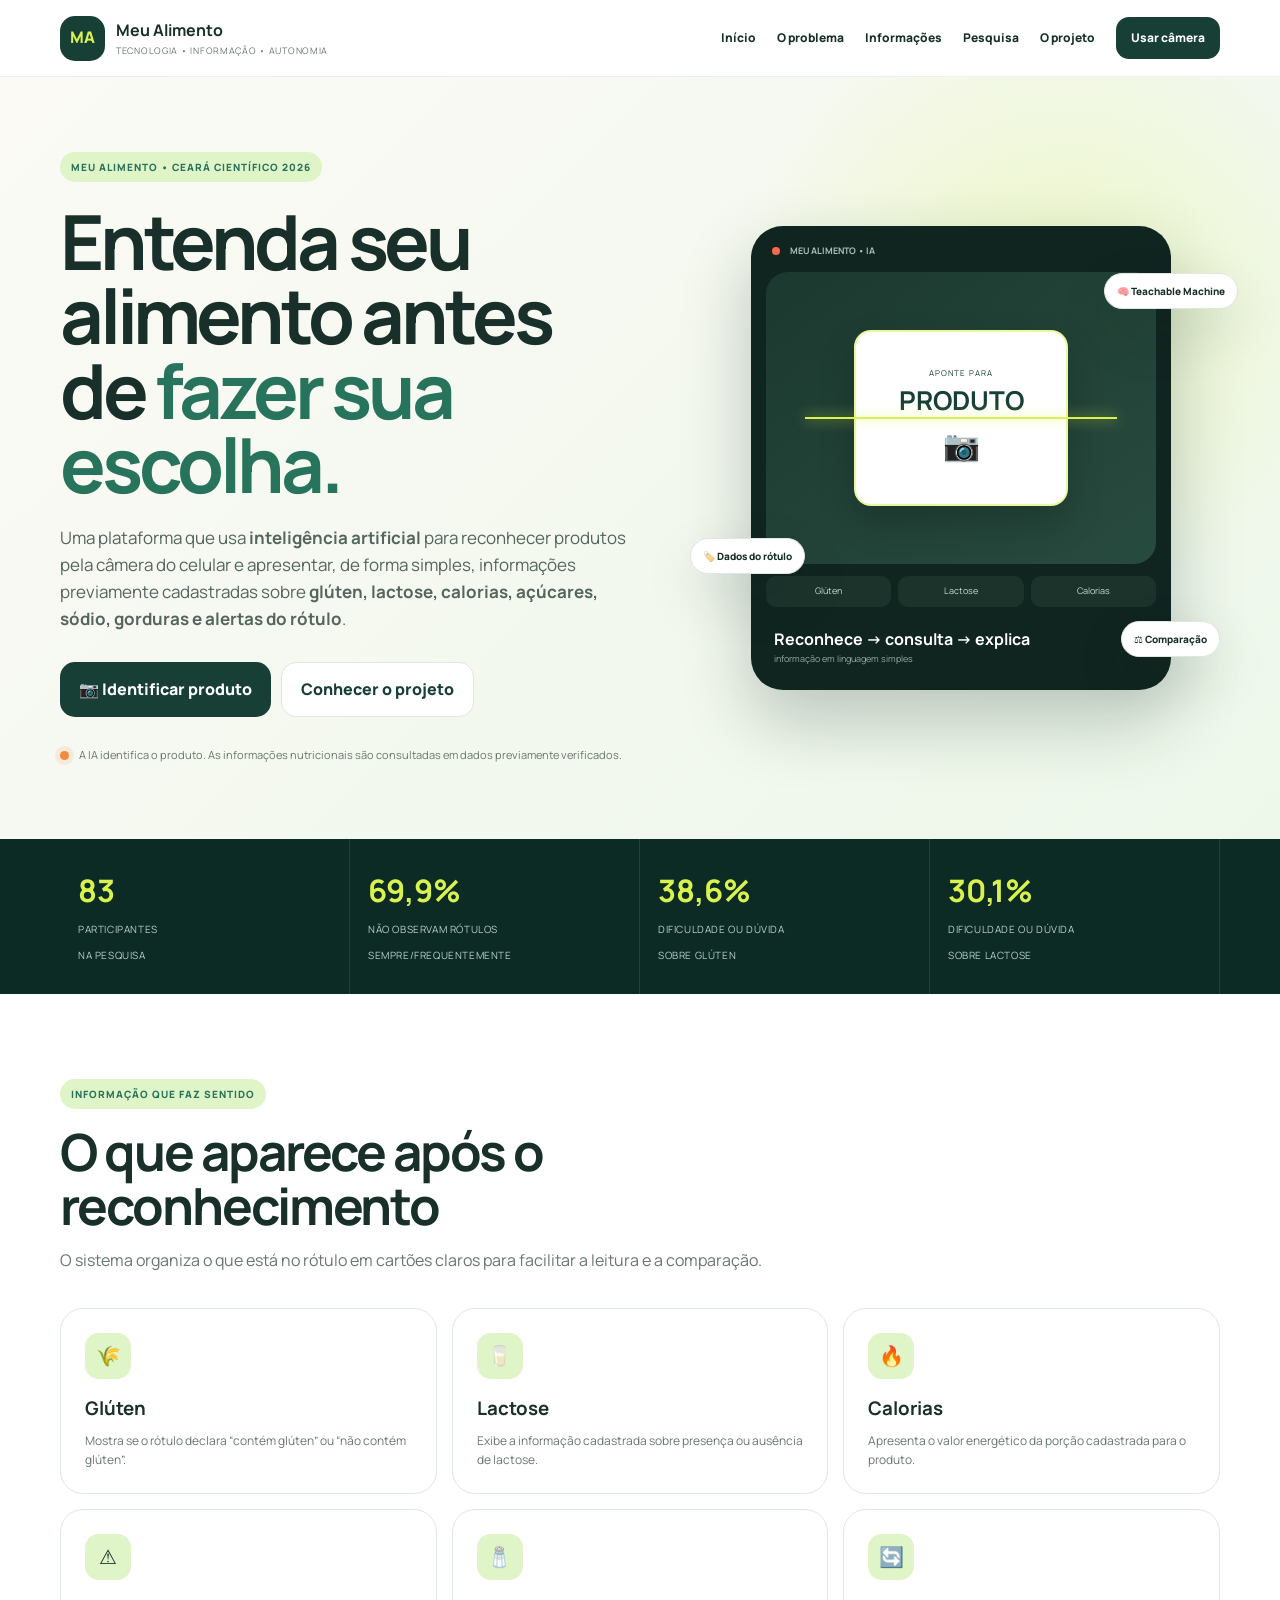
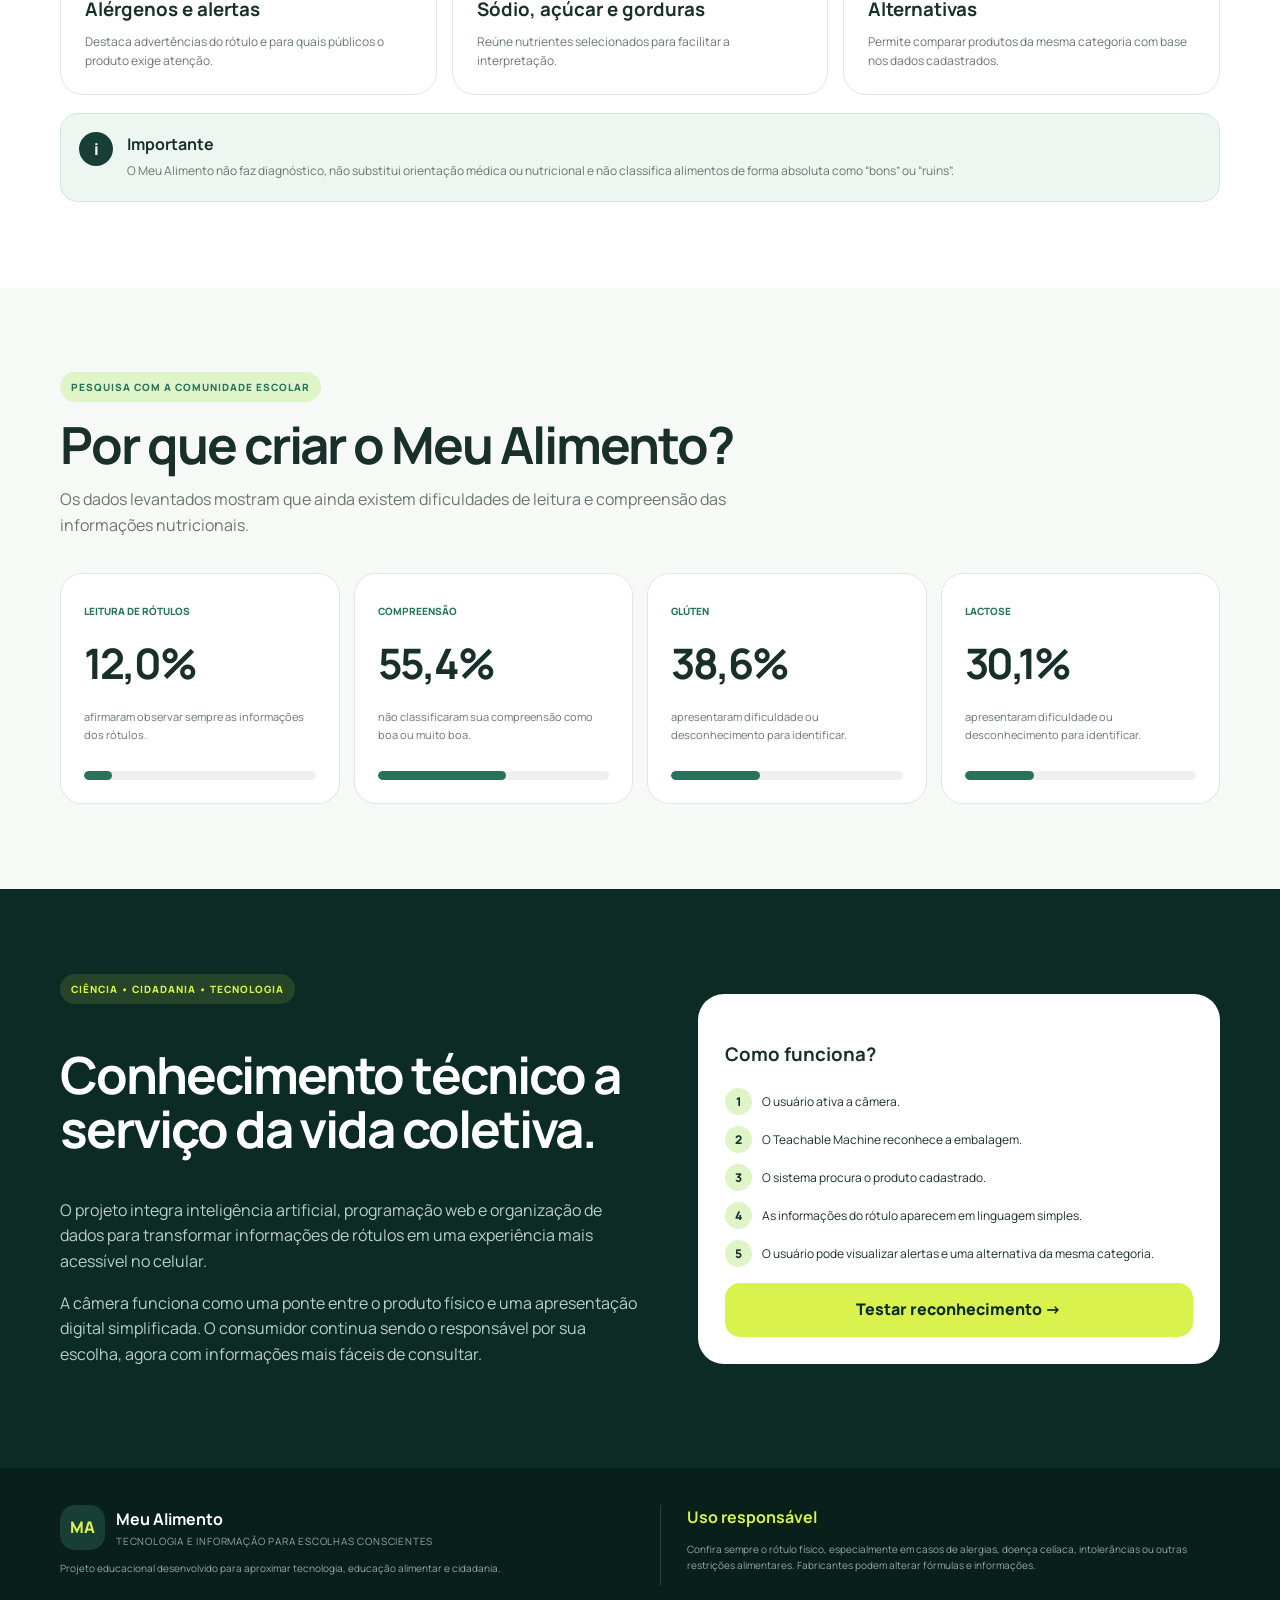
<file: index.html>
<!doctype html>
<html lang="pt-BR">
<head>
  <meta charset="utf-8">
  <meta name="viewport" content="width=device-width, initial-scale=1">
  <meta name="theme-color" content="#173f35">
  <meta name="description" content="Meu Alimento — tecnologia e informação para escolhas conscientes.">
  <title>Meu Alimento | Escolhas conscientes</title>
  <link rel="preconnect" href="https://fonts.googleapis.com">
  <link rel="preconnect" href="https://fonts.gstatic.com" crossorigin>
  <link href="https://fonts.googleapis.com/css2?family=Manrope:wght@400;500;600;700;800&display=swap" rel="stylesheet">
  <link rel="stylesheet" href="assets/css/style.css">
</head>
<body>
<header class="site-header">
  <div class="container nav-wrap">
    <a class="brand" href="#inicio"><span class="brand-mark">MA</span><span><strong>Meu Alimento</strong><small>tecnologia • informação • autonomia</small></span></a>
    <button class="menu-btn" aria-label="Abrir menu" aria-expanded="false">☰</button>
    <nav class="nav-links">
      <a href="#inicio">Início</a><a href="#problema">O problema</a><a href="#informacoes">Informações</a><a href="#pesquisa">Pesquisa</a><a href="#projeto">O projeto</a><a class="nav-cta" href="ia.html">Usar câmera</a>
    </nav>
  </div>
</header>
<main>
<section class="hero" id="inicio">
  <div class="container hero-grid">
    <div class="hero-copy reveal">
      <span class="eyebrow">Meu Alimento • Ceará Científico 2026</span>
      <h1>Entenda seu alimento antes de <span>fazer sua escolha.</span></h1>
      <p>Uma plataforma que usa <strong>inteligência artificial</strong> para reconhecer produtos pela câmera do celular e apresentar, de forma simples, informações previamente cadastradas sobre <strong>glúten, lactose, calorias, açúcares, sódio, gorduras e alertas do rótulo</strong>.</p>
      <div class="hero-actions"><a class="btn btn-primary" href="ia.html">📷 Identificar produto</a><a class="btn btn-ghost" href="#projeto">Conhecer o projeto</a></div>
      <div class="trust-note"><span class="pulse-dot"></span><span>A IA identifica o produto. As informações nutricionais são consultadas em dados previamente verificados.</span></div>
    </div>
    <div class="hero-visual reveal">
      <div class="phone-card">
        <div class="phone-top"><span></span><b>MEU ALIMENTO • IA</b></div>
        <div class="food-scan"><div class="scan-line"></div><div class="package-box"><small>APONTE PARA</small><strong>PRODUTO</strong><span>📷</span></div></div>
        <div class="quick-tags"><span>Glúten</span><span>Lactose</span><span>Calorias</span></div>
        <div class="phone-result"><b>Reconhece → consulta → explica</b><small>informação em linguagem simples</small></div>
      </div>
      <span class="float-chip chip1">🧠 Teachable Machine</span><span class="float-chip chip2">🏷️ Dados do rótulo</span><span class="float-chip chip3">⚖️ Comparação</span>
    </div>
  </div>
</section>
<section class="stats-band" id="problema"><div class="container stats-grid"><div><strong>83</strong><span>participantes<br>na pesquisa</span></div><div><strong>69,9%</strong><span>não observam rótulos<br>sempre/frequentemente</span></div><div><strong>38,6%</strong><span>dificuldade ou dúvida<br>sobre glúten</span></div><div><strong>30,1%</strong><span>dificuldade ou dúvida<br>sobre lactose</span></div></div></section>
<section class="section" id="informacoes"><div class="container"><div class="section-heading reveal"><span class="eyebrow">Informação que faz sentido</span><h2>O que aparece após o reconhecimento</h2><p>O sistema organiza o que está no rótulo em cartões claros para facilitar a leitura e a comparação.</p></div>
<div class="feature-grid">
<article class="feature-card reveal"><div class="icon-circle">🌾</div><h3>Glúten</h3><p>Mostra se o rótulo declara “contém glúten” ou “não contém glúten”.</p></article>
<article class="feature-card reveal"><div class="icon-circle">🥛</div><h3>Lactose</h3><p>Exibe a informação cadastrada sobre presença ou ausência de lactose.</p></article>
<article class="feature-card reveal"><div class="icon-circle">🔥</div><h3>Calorias</h3><p>Apresenta o valor energético da porção cadastrada para o produto.</p></article>
<article class="feature-card reveal"><div class="icon-circle">⚠️</div><h3>Alérgenos e alertas</h3><p>Destaca advertências do rótulo e para quais públicos o produto exige atenção.</p></article>
<article class="feature-card reveal"><div class="icon-circle">🧂</div><h3>Sódio, açúcar e gorduras</h3><p>Reúne nutrientes selecionados para facilitar a interpretação.</p></article>
<article class="feature-card reveal"><div class="icon-circle">🔄</div><h3>Alternativas</h3><p>Permite comparar produtos da mesma categoria com base nos dados cadastrados.</p></article>
</div>
<div class="info-banner reveal"><div class="info-banner-icon">i</div><div><strong>Importante</strong><p>O Meu Alimento não faz diagnóstico, não substitui orientação médica ou nutricional e não classifica alimentos de forma absoluta como “bons” ou “ruins”.</p></div></div>
</div></section>
<section class="section section-soft" id="pesquisa"><div class="container"><div class="section-heading reveal"><span class="eyebrow">Pesquisa com a comunidade escolar</span><h2>Por que criar o Meu Alimento?</h2><p>Os dados levantados mostram que ainda existem dificuldades de leitura e compreensão das informações nutricionais.</p></div>
<div class="research-grid"><article class="research-card reveal"><span>Leitura de rótulos</span><strong>12,0%</strong><p>afirmaram observar sempre as informações dos rótulos.</p><div class="meter"><i style="width:12%"></i></div></article><article class="research-card reveal"><span>Compreensão</span><strong>55,4%</strong><p>não classificaram sua compreensão como boa ou muito boa.</p><div class="meter"><i style="width:55.4%"></i></div></article><article class="research-card reveal"><span>Glúten</span><strong>38,6%</strong><p>apresentaram dificuldade ou desconhecimento para identificar.</p><div class="meter"><i style="width:38.6%"></i></div></article><article class="research-card reveal"><span>Lactose</span><strong>30,1%</strong><p>apresentaram dificuldade ou desconhecimento para identificar.</p><div class="meter"><i style="width:30.1%"></i></div></article></div>
</div></section>
<section class="section project-section" id="projeto"><div class="container project-grid"><div class="project-copy reveal"><span class="eyebrow light">Ciência • Cidadania • Tecnologia</span><h2>Conhecimento técnico a serviço da vida coletiva.</h2><p>O projeto integra inteligência artificial, programação web e organização de dados para transformar informações de rótulos em uma experiência mais acessível no celular.</p><p>A câmera funciona como uma ponte entre o produto físico e uma apresentação digital simplificada. O consumidor continua sendo o responsável por sua escolha, agora com informações mais fáceis de consultar.</p></div><div class="project-panel reveal"><h3>Como funciona?</h3><ul class="check-list"><li><span>1</span>O usuário ativa a câmera.</li><li><span>2</span>O Teachable Machine reconhece a embalagem.</li><li><span>3</span>O sistema procura o produto cadastrado.</li><li><span>4</span>As informações do rótulo aparecem em linguagem simples.</li><li><span>5</span>O usuário pode visualizar alertas e uma alternativa da mesma categoria.</li></ul><a class="btn btn-light btn-full" href="ia.html">Testar reconhecimento →</a></div></div></section>
</main>
<footer><div class="container footer-grid"><div class="footer-brand"><div class="brand"><span class="brand-mark">MA</span><span><strong>Meu Alimento</strong><small>tecnologia e informação para escolhas conscientes</small></span></div><p>Projeto educacional desenvolvido para aproximar tecnologia, educação alimentar e cidadania.</p></div><div class="footer-warning"><strong>Uso responsável</strong><p>Confira sempre o rótulo físico, especialmente em casos de alergias, doença celíaca, intolerâncias ou outras restrições alimentares. Fabricantes podem alterar fórmulas e informações.</p></div></div></footer>
<script src="assets/js/site.js"></script>
</body></html>
</file>
<file: assets/css/style.css>
:root{--green950:#0c2b24;--green900:#173f35;--green700:#28735c;--mint:#dff4c7;--lime:#d9f24d;--cream:#f7f5ec;--orange:#f28a42;--white:#fff;--ink:#183029;--muted:#68776f;--line:#dfe7e2;--shadow:0 22px 55px rgba(12,43,36,.12)}*{box-sizing:border-box}html{scroll-behavior:smooth}body{margin:0;font-family:Manrope,system-ui,sans-serif;color:var(--ink);line-height:1.6;background:#fff}a{text-decoration:none;color:inherit}button{font:inherit}.container{width:min(1160px,calc(100% - 36px));margin:auto}.site-header{position:sticky;top:0;z-index:50;background:rgba(255,255,255,.92);backdrop-filter:blur(15px);border-bottom:1px solid #edf1ee}.nav-wrap{min-height:76px;display:flex;align-items:center;justify-content:space-between;gap:22px}.brand{display:flex;align-items:center;gap:11px}.brand-mark{width:45px;height:45px;border-radius:15px;display:grid;place-items:center;background:var(--green900);color:var(--lime);font-weight:800}.brand strong,.brand small{display:block}.brand small{font-size:9px;text-transform:uppercase;letter-spacing:.08em;color:var(--muted)}.nav-links{display:flex;align-items:center;gap:21px;font-size:12px;font-weight:800}.nav-cta{background:var(--green900);color:#fff;padding:11px 15px;border-radius:13px;font-size:12px;font-weight:800}.menu-btn{display:none;border:0;background:transparent;font-size:25px}.hero{overflow:hidden;background:radial-gradient(circle at 82% 30%,rgba(217,242,77,.25),transparent 26%),linear-gradient(135deg,#fbfaf5,#edf7ea);padding:75px 0}.hero-grid{display:grid;grid-template-columns:1.05fr .95fr;gap:70px;align-items:center;min-height:570px}.eyebrow{display:inline-block;background:var(--mint);color:var(--green700);padding:7px 11px;border-radius:999px;text-transform:uppercase;letter-spacing:.1em;font-size:10px;font-weight:800}.eyebrow.light{background:rgba(217,242,77,.12);color:var(--lime)}h1{font-size:clamp(46px,6vw,76px);line-height:.98;letter-spacing:-.055em;margin:22px 0}h1 span{color:var(--green700)}.hero p,.scanner-intro p{font-size:17px;color:#53655e}.hero-actions{display:flex;flex-wrap:wrap;gap:10px;margin:29px 0}.btn{display:inline-flex;justify-content:center;align-items:center;border:0;border-radius:15px;padding:14px 19px;font-weight:800;cursor:pointer}.btn-primary{background:var(--green900);color:#fff}.btn-ghost{background:#fff;border:1px solid var(--line);color:var(--green900)}.btn-light{background:var(--lime);color:var(--green950)}.btn-full{width:100%}.hidden{display:none!important}.trust-note{display:flex;gap:10px;align-items:flex-start;font-size:11px;color:var(--muted);max-width:590px}.pulse-dot{width:9px;height:9px;border-radius:50%;background:var(--orange);margin-top:5px;box-shadow:0 0 0 5px rgba(242,138,66,.13)}.hero-visual{position:relative}.phone-card{width:min(420px,100%);margin:auto;background:#10251f;border-radius:32px;padding:15px;box-shadow:0 30px 70px rgba(10,35,29,.24);color:#fff}.phone-top{display:flex;align-items:center;gap:10px;font-size:9px;padding:3px 6px 13px;color:#acc0b9}.phone-top span{width:8px;height:8px;border-radius:50%;background:#ff684f}.food-scan{aspect-ratio:4/3;border-radius:22px;background:linear-gradient(145deg,#1c392f,#284b3f);position:relative;display:grid;place-items:center;overflow:hidden}.package-box{width:55%;height:60%;border:2px solid rgba(217,242,77,.55);border-radius:17px;display:flex;flex-direction:column;align-items:center;justify-content:center;background:#fff;color:var(--green900);box-shadow:0 16px 36px rgba(0,0,0,.2)}.package-box small{font-size:8px;letter-spacing:.12em}.package-box strong{font-size:26px}.package-box span{font-size:30px}.scan-line{position:absolute;left:10%;right:10%;height:2px;background:var(--lime);box-shadow:0 0 13px var(--lime);animation:scan 2.2s infinite linear}@keyframes scan{0%{top:18%}50%{top:82%}100%{top:18%}}.quick-tags{display:flex;gap:7px;margin:12px 0}.quick-tags span{flex:1;text-align:center;background:#1c332c;border-radius:10px;padding:8px 3px;font-size:9px;color:#c7d8d2}.phone-result{padding:8px}.phone-result b,.phone-result small{display:block}.phone-result small{color:#95aaa3;font-size:9px}.float-chip{position:absolute;background:#fff;border:1px solid var(--line);box-shadow:var(--shadow);padding:9px 12px;border-radius:999px;font-size:10px;font-weight:800}.chip1{right:-18px;top:10%}.chip2{left:-12px;bottom:25%}.chip3{right:0;bottom:7%}.stats-band{background:var(--green950);color:#fff}.stats-grid{display:grid;grid-template-columns:repeat(4,1fr)}.stats-grid div{padding:27px 18px;border-right:1px solid rgba(255,255,255,.1)}.stats-grid strong{font-size:31px;display:block;color:var(--lime)}.stats-grid span{font-size:10px;color:#bad0c9;text-transform:uppercase;letter-spacing:.06em}.section{padding:85px 0}.section-soft{background:#f7f9f6}.section-heading{max-width:760px;margin-bottom:34px}.section-heading h2{font-size:clamp(34px,4vw,52px);line-height:1.06;letter-spacing:-.04em;margin:15px 0}.section-heading p{color:var(--muted)}.feature-grid{display:grid;grid-template-columns:repeat(3,1fr);gap:15px}.feature-card{border:1px solid var(--line);border-radius:23px;padding:24px;background:#fff}.icon-circle{width:46px;height:46px;border-radius:14px;background:var(--mint);display:grid;place-items:center;font-size:20px}.feature-card h3{margin:15px 0 7px}.feature-card p{font-size:12px;color:var(--muted);margin:0}.info-banner{display:flex;gap:14px;background:#edf6f1;border:1px solid #d1e5db;padding:18px;border-radius:18px;margin-top:18px}.info-banner-icon{flex:0 0 34px;width:34px;height:34px;border-radius:50%;background:var(--green900);color:#fff;display:grid;place-items:center;font-weight:800}.info-banner p{font-size:12px;color:var(--muted);margin:3px 0}.research-grid{display:grid;grid-template-columns:repeat(4,1fr);gap:14px}.research-card{background:#fff;border:1px solid var(--line);border-radius:22px;padding:23px}.research-card>span{font-size:10px;text-transform:uppercase;font-weight:800;color:var(--green700)}.research-card>strong{display:block;font-size:42px;letter-spacing:-.05em;margin:8px 0}.research-card p{font-size:11px;color:var(--muted);min-height:52px}.meter{height:9px;background:#edf0ee;border-radius:99px;overflow:hidden}.meter i{height:100%;display:block;background:var(--green700);border-radius:99px}.project-section{background:var(--green950);color:#fff}.project-grid{display:grid;grid-template-columns:1.05fr .95fr;gap:60px;align-items:center}.project-copy h2{font-size:clamp(36px,4vw,54px);line-height:1.06;letter-spacing:-.04em}.project-copy p{color:#b9cec7}.project-panel{background:#fff;color:var(--ink);padding:27px;border-radius:26px}.check-list{padding:0;list-style:none;display:grid;gap:11px}.check-list li{display:flex;gap:10px;align-items:center;font-size:12px}.check-list span{width:27px;height:27px;display:grid;place-items:center;border-radius:50%;background:var(--mint);font-weight:800}footer{background:#091f1a;color:#fff;padding:37px 0}.footer-grid{display:grid;grid-template-columns:1fr 1fr;gap:40px}.footer-brand small,footer p{color:#94aba3;font-size:10px}.footer-warning{border-left:1px solid rgba(255,255,255,.14);padding-left:26px}.footer-warning strong{color:var(--lime)}.reveal{opacity:0;transform:translateY(12px);transition:.55s}.reveal.visible{opacity:1;transform:none}
/* Scanner */.scanner-page{background:#f7f8f4}.scanner-hero{padding:60px 0 38px;background:radial-gradient(circle at 85% 20%,rgba(217,242,77,.22),transparent 25%),linear-gradient(#fff,#f4f7f1)}.scanner-layout{display:grid;grid-template-columns:.9fr 1.1fr;gap:58px;align-items:center}.scanner-intro h1{font-size:clamp(44px,5vw,66px)}.scanner-intro h1 span{color:var(--green700)}.steps-compact{display:grid;grid-template-columns:repeat(3,1fr);gap:9px;margin:27px 0}.steps-compact div{display:flex;gap:8px;align-items:center;background:#fff;border:1px solid var(--line);border-radius:14px;padding:11px}.steps-compact span{width:29px;height:29px;border-radius:9px;background:var(--mint);display:grid;place-items:center;font-weight:800}.steps-compact p{font-size:9px;margin:0;line-height:1.3}.privacy-note{display:flex;gap:10px;background:#edf7f3;border-radius:15px;padding:14px;font-size:10px;color:var(--muted)}.camera-shell{background:#0b1714;color:#fff;border-radius:29px;padding:15px;box-shadow:0 28px 60px rgba(12,37,31,.25)}.camera-head{display:flex;justify-content:space-between;align-items:center;padding:4px 4px 13px;font-size:9px}.camera-head>div{display:flex;align-items:center;gap:7px}.live-dot{width:8px;height:8px;border-radius:50%;background:#789088}.live-dot.on{background:#ff684f;box-shadow:0 0 0 5px rgba(255,104,79,.12)}.model-badge{background:#192b25;padding:6px 9px;border-radius:999px;color:#b6c9c2}.camera-stage{position:relative;aspect-ratio:4/3;background:#13251f;border-radius:20px;overflow:hidden}#camera{display:none;width:100%;height:100%;object-fit:cover}.camera-placeholder{position:absolute;inset:0;display:flex;flex-direction:column;align-items:center;justify-content:center;text-align:center;padding:30px;color:#b7c8c2}.camera-placeholder-icon{font-size:40px}.camera-placeholder span{font-size:9px}.focus-frame{position:absolute;inset:12%;pointer-events:none}.focus-frame i{position:absolute;width:35px;height:35px;border-color:var(--lime);border-style:solid}.focus-frame i:nth-child(1){top:0;left:0;border-width:3px 0 0 3px}.focus-frame i:nth-child(2){top:0;right:0;border-width:3px 3px 0 0}.focus-frame i:nth-child(3){bottom:0;left:0;border-width:0 0 3px 3px}.focus-frame i:nth-child(4){bottom:0;right:0;border-width:0 3px 3px 0}.scan-sweep{display:none;position:absolute;left:10%;right:10%;height:2px;background:var(--lime);box-shadow:0 0 13px var(--lime);animation:scan 2.2s infinite}.scan-sweep.on{display:block}.camera-actions{display:flex;gap:9px;padding-top:13px}.camera-shell .btn-ghost{background:#183029;color:#fff;border-color:#29443b}.confidence-wrap{padding:14px 4px 4px}.confidence-label{display:flex;justify-content:space-between;font-size:9px;color:#a9bbb5}.confidence-bar{height:8px;background:#1d302a;border-radius:99px;overflow:hidden;margin:7px 0}.confidence-bar span{display:block;width:0;height:100%;background:var(--lime)}.confidence-wrap small{font-size:9px;color:#829890}.result-section{padding:24px 0 70px}.product-result{display:grid;grid-template-columns:310px 1fr;gap:28px;background:#fff;border:1px solid var(--line);border-radius:27px;padding:19px;box-shadow:0 16px 40px rgba(12,43,36,.06)}.product-result.recognized{border-color:#a9d9b8}.product-image-wrap{min-height:330px;background:#f3f5f2;border-radius:20px;display:grid;place-items:center;padding:25px;overflow:hidden}.product-image-wrap img{max-width:100%;max-height:285px;object-fit:contain}.product-details{padding:15px 15px 10px 0}.status-pill{display:inline-block;padding:6px 9px;border-radius:999px;font-size:9px;text-transform:uppercase;font-weight:800;letter-spacing:.06em}.status-pill.neutral,.status-pill.unknown{background:#edf1ef;color:#68766f}.status-pill.recognized{background:#e0f4e5;color:#246a3e}.product-details h2{font-size:31px;letter-spacing:-.04em;margin:13px 0 5px}.product-details>p{font-size:12px;color:var(--muted)}.nutrition-grid{display:grid;grid-template-columns:repeat(3,1fr);gap:9px;margin:19px 0}.nutrition-grid div,.allergen-box,.alternative-box{background:#f6f8f5;border-radius:13px;padding:12px}.nutrition-grid small,.nutrition-grid strong,.allergen-box small,.allergen-box strong,.alternative-box small,.alternative-box strong{display:block}.nutrition-grid small,.allergen-box small,.alternative-box small{font-size:8px;text-transform:uppercase;letter-spacing:.06em;color:var(--muted)}.nutrition-grid strong{font-size:11px}.warning-box{display:flex;gap:11px;background:#fff4e8;border:1px solid #f2d2ad;border-radius:14px;padding:13px;margin-bottom:9px}.warning-box small,.warning-box strong{display:block}.warning-box small{font-size:8px;text-transform:uppercase;color:#a46a2a}.warning-box strong{font-size:11px}.allergen-box{margin-bottom:9px}.allergen-box strong,.alternative-box strong{font-size:11px;margin-top:3px}.alternative-box p{font-size:10px;color:var(--muted);margin:4px 0 0}.source-note,.scientific-note{font-size:9px;color:var(--muted)}.source-note{margin-top:12px}.scientific-note{border-top:1px solid var(--line);padding-top:10px}.how-edit{padding:65px 0;background:#fff}.code-tip{padding:16px;border:1px solid var(--line);border-radius:15px;background:#f8faf8;font-size:12px}code{background:#edf2ef;padding:3px 6px;border-radius:6px}
@media(max-width:900px){.nav-links{position:absolute;left:18px;right:18px;top:70px;background:#fff;border:1px solid var(--line);border-radius:18px;padding:17px;display:none;flex-direction:column;align-items:stretch;box-shadow:var(--shadow)}.nav-links.open{display:flex}.menu-btn{display:block}.hero-grid,.project-grid,.scanner-layout{grid-template-columns:1fr;gap:40px}.hero{padding:55px 0}.hero-grid{min-height:auto}.hero-copy{text-align:center}.hero-actions,.trust-note{justify-content:center;margin-left:auto;margin-right:auto}.float-chip{display:none}.feature-grid{grid-template-columns:repeat(2,1fr)}.research-grid{grid-template-columns:repeat(2,1fr)}.product-result{grid-template-columns:1fr}.product-image-wrap{min-height:240px}.product-details{padding:8px}.stats-grid{grid-template-columns:repeat(2,1fr)}}
@media(max-width:560px){.container{width:min(100% - 24px,1160px)}.brand small{display:none}.nav-wrap{min-height:66px}.brand-mark{width:39px;height:39px}.hero{padding:38px 0 48px}.hero h1,.scanner-intro h1{font-size:42px}.hero p,.scanner-intro p{font-size:15px}.phone-card{border-radius:25px}.stats-grid div{padding:21px 12px}.stats-grid strong{font-size:27px}.section{padding:60px 0}.feature-grid,.research-grid{grid-template-columns:1fr}.section-heading h2{font-size:34px}.footer-grid{grid-template-columns:1fr}.footer-warning{border-left:0;border-top:1px solid rgba(255,255,255,.14);padding:18px 0 0}.scanner-hero{padding:37px 0}.steps-compact{grid-template-columns:1fr}.steps-compact p br{display:none}.camera-shell{padding:10px;border-radius:22px}.camera-stage{aspect-ratio:3/4}.product-result{padding:12px;border-radius:20px}.nutrition-grid{grid-template-columns:repeat(2,1fr)}.product-details h2{font-size:27px}.nav-cta{font-size:10px;padding:9px 10px}}
</file>
